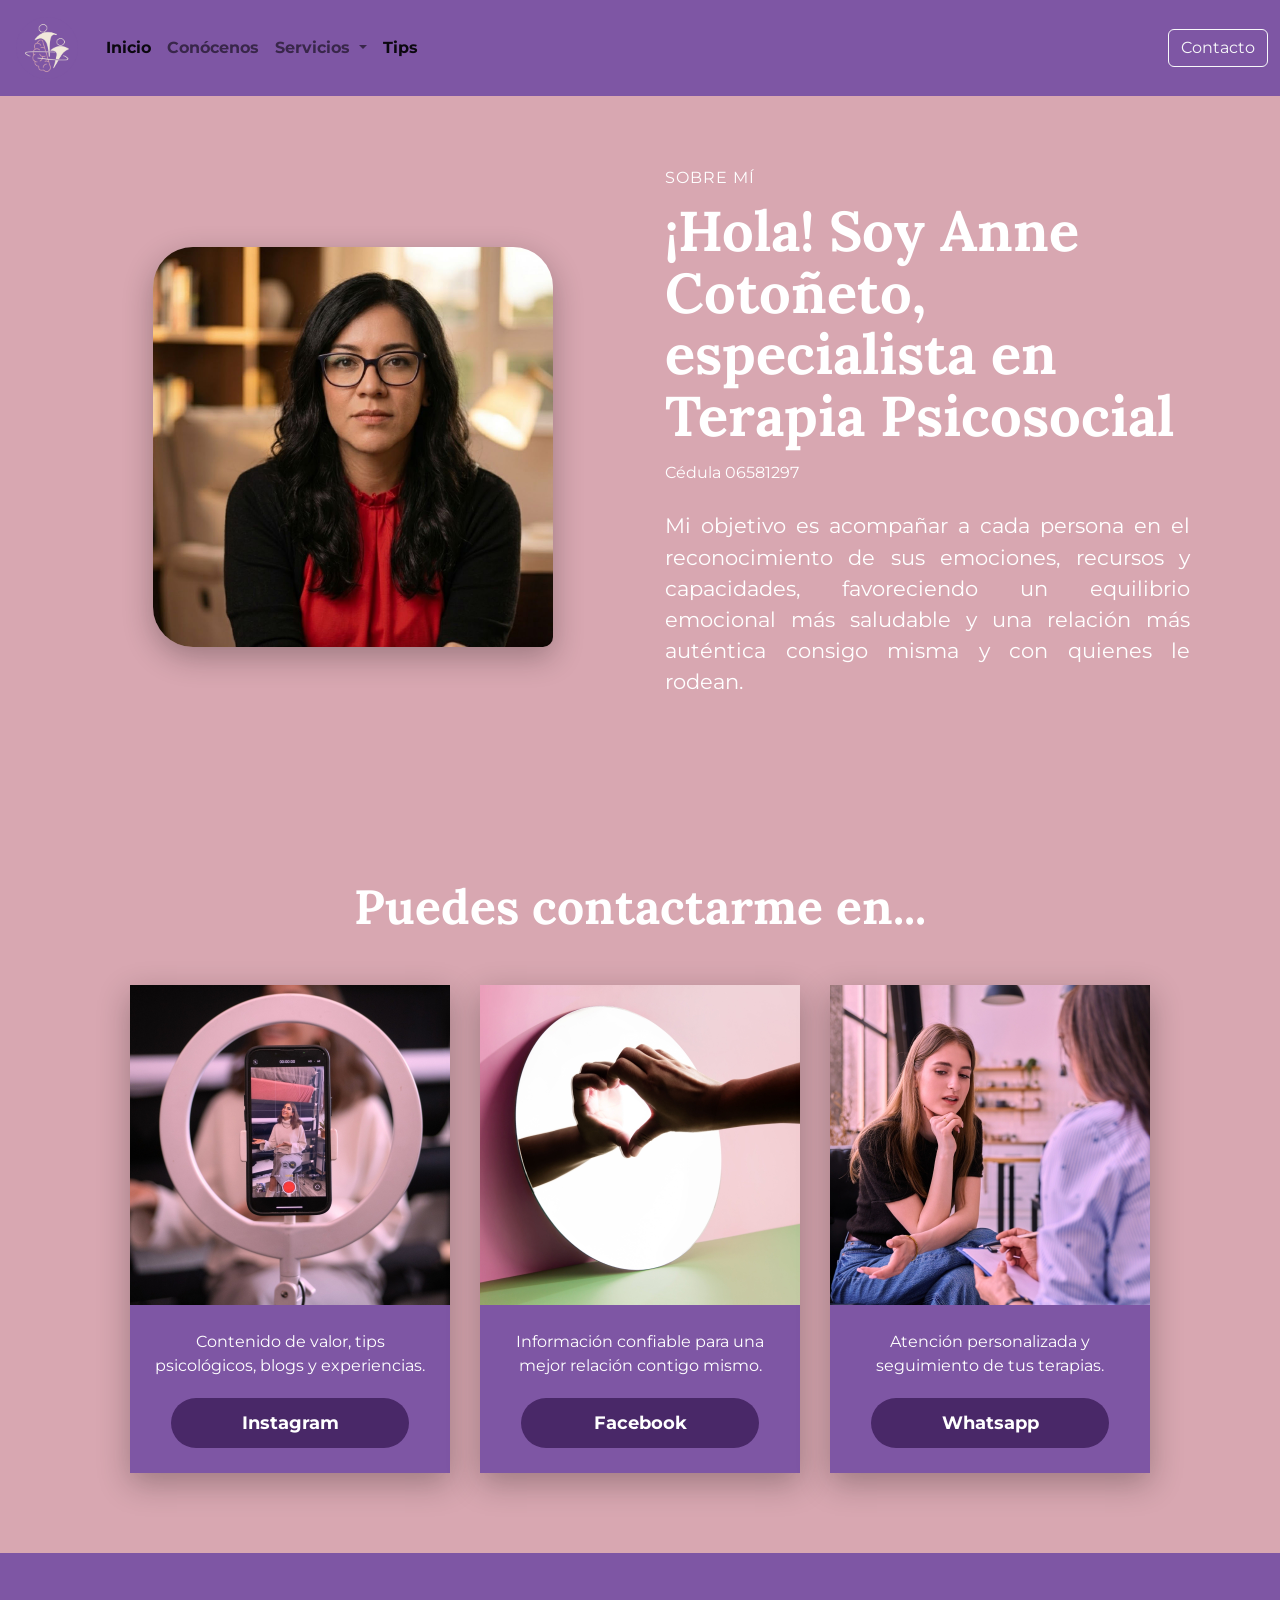
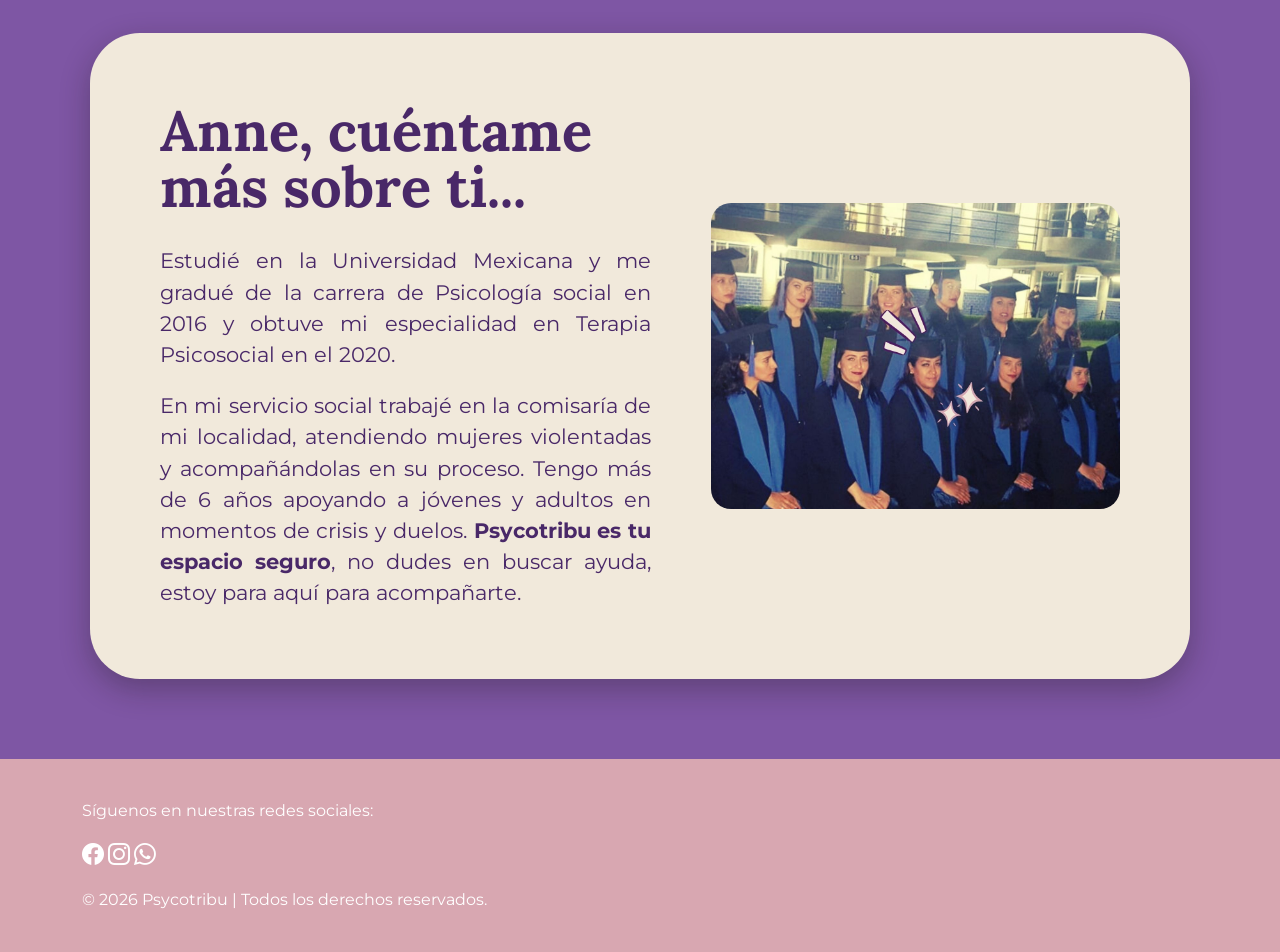
<file: conocenos.html>
<!DOCTYPE html>
<html lang="en">
<head>
    <meta charset="UTF-8">
    <meta name="viewport" content="width=device-width, initial-scale=1.0">
    <title>Psycotribu</title>
    <link rel="stylesheet" href="CSS/bootstrap.min.css">
    <link href="https://cdn.jsdelivr.net/npm/bootstrap-icons@1.11.3/font/bootstrap-icons.css" rel="stylesheet">
    <script src="JS/bootstrap.min.js"></script>

<!-- MI CSS -->
  <link rel="stylesheet" href="CSS/conocenos.styles.css">

</head>

<body>

<!--MENU DE NAVEGACION-->
    <nav class="navbar navbar-expand-lg montserrat-bold" style= "background-color: #7e56a4";>
        <div class="container-fluid">
          <a class="navbar-brand" href="index.html"> <img src="IMG/LOGOTIPO_PSYCOTRIBU.png" alt="Bootstrap" width="70" height="70"></a>
          <button class="navbar-toggler" type="button" data-bs-toggle="collapse" data-bs-target="#navbarSupportedContent" aria-controls="navbarSupportedContent" aria-expanded="false" aria-label="Toggle navigation">
            <span class="navbar-toggler-icon"></span>
          </button>
          <div class="collapse navbar-collapse" id="navbarSupportedContent">
            <ul class="navbar-nav me-auto mb-2 mb-lg-0">
              <li class="nav-item">
                <a class="nav-link active" aria-current="page" href="index.html">Inicio</a>
              </li>
              <li class="nav-item">
                <a class="nav-link" href="conocenos.html">Conócenos</a>
              </li>
              <li class="nav-item dropdown">
                <a class="nav-link dropdown-toggle" href="#" role="button" data-bs-toggle="dropdown" aria-expanded="false">
                  Servicios
                </a>
                <ul class="dropdown-menu">
                  <li><a class="dropdown-item" href="servicios.html">Ansiedad</a></li>
                  <li><a class="dropdown-item" href="servicios.html">Crisis y Duelos</a></li>
                  <li><hr class="dropdown-divider"></li>
                  <li><a class="dropdown-item" href="servicios.html#terapia-online">Terapia en linea</a></li>
                </ul>
              </li>
              <li class="nav-item">
                <a class="nav-link active" href="tips.html">Tips</a>
              </li>
            </ul>


<!-- Button trigger modal -->
<button type="button" class="btn btn-outline-light" data-bs-toggle="modal" data-bs-target="#exampleModal">Contacto
  
  </button>

<!-- Modal -->
<div class="modal fade" id="exampleModal" tabindex="-1" aria-labelledby="exampleModalLabel" aria-hidden="true">
  <div class="modal-dialog modal-dialog-centered"> <div class="modal-content contenedor-modal-contacto">
      
      <div class="modal-header border-0 pb-0">
        <h1 class="modal-title fs-3 fuente-bold titulo-modal" id="exampleModalLabel">¿Cómo contactarnos?</h1>
        <button type="button" class="btn-close" data-bs-dismiss="modal" aria-label="Close"></button>
      </div>
      
      <hr class="linea-separadora">

      <div class="modal-body montserrat d-flex flex-column gap-3 pt-0">
        
        <div class="d-flex align-items-center gap-3 item-contacto">
          <i class="bi bi-chat-left-text-fill icono-contacto"></i>
          <span>Gestiona tus consultas por:</span>
        </div>

        <div class="d-flex align-items-center gap-3 item-contacto">
          <i class="bi bi-envelope-fill icono-contacto"></i>
          <a class="text-decoration-none texto-enlace">psicos.anne@gmail.com</a>
        </div>

        <div class="d-flex align-items-center gap-3 item-contacto">
          <i class="bi bi-whatsapp icono-contacto"></i>
          <a href="https://wa.me/525516810543?text=Hola%20Anne,%20tengo%20dudas%20sobre%20mi%20acompañamiento" target="_blank" class="text-decoration-none texto-enlace">55-1681-0543</a>
        </div>

      </div>
      
      <div class="modal-footer border-0 pt-0">
        <button type="button" class="btn btn-danger btn-cerrar-modal montserrat" data-bs-dismiss="modal">Cerrar</button>
      </div>

          </div>
        </div>
      </nav>
 

<!-- PRESENTACION -->  
<section class="seccion-presentacion">
  <div class="container-presentacion">
    
    <div class="columna-foto">
      <img src="IMG/FOTO_ANNE.jpg" alt="psicologa" class="foto-perfil">
    </div>

    <div class="columna-texto">
      <span class="sobremi montserrat">Sobre Mí</span>
      
      <h2 class="titulo-nombre fuente-bold">¡Hola! Soy Anne Cotoñeto, especialista en Terapia Psicosocial</h2>
      <span class="cedula montserrat">Cédula 06581297</span>

      <p class="descripcion montserrat">
         Mi objetivo es acompañar a cada persona en el reconocimiento de sus emociones,
         recursos y capacidades, favoreciendo un equilibrio emocional más saludable y una
         relación más auténtica consigo misma y con quienes le rodean.
      </p>
    </div>

  </div>
</section>

 
<!-- CONTACTO -->

<section class="seccion-contacto">
  <h2 class="titulo-contacto fuente-bold">Puedes contactarme en...</h2>
  
  <div class="container-contacto">
    
    <div class="tarjeta-red">
      <div class="contenedor-foto">
        <img src="IMG/FOTO_INSTAGRAM.jpg" alt="Contenido en Instagram">
      </div>
      <div class="contenido-tarjeta">
        <p class="montserrat">Contenido de valor, tips psicológicos, blogs y experiencias.</p>
        <a href="https://www.instagram.com/psycotribu?igsh=MWc0OXpiZW85b2NyZw==" target="_blank" class="btn-red montserrat-bold">Instagram</a>
      </div>
    </div>

    <div class="tarjeta-red">
      <div class="contenedor-foto">
        <img src="IMG/FOTO_FACEBOOK.jpg" alt="Información en Facebook">
      </div>
      <div class="contenido-tarjeta">
        <p class="montserrat">Información confiable para una mejor relación contigo mismo.</p>
        <a href="https://www.facebook.com/share/1H2RqMe9A8/?mibextid=wwXIfr" target="_blank" class="btn-red montserrat-bold">Facebook</a>
      </div>
    </div>

    <div class="tarjeta-red">
      <div class="contenedor-foto">
        <img src="IMG/FOTO_WHATS.jpg" alt="Atención por Whatsapp">
      </div>
      <div class="contenido-tarjeta">
        <p class="montserrat">Atención personalizada y seguimiento de tus terapias.</p>
        <a href="https://wa.me/525516810543?text=Hola%20Anne,%20me%20gustaría%20iniciar%20mi%20acompañamiento" target="_blank" class="btn-red montserrat-bold">Whatsapp</a>
      </div>
    </div>

  </div>
</section>


<!-- CUENTAME MAS -->

<section class="seccion-historia">
  <div class="tarjeta-biografia">
    
    <div class="biografia-texto">
      <h2 class="titulo-historia fuente-bold">Anne, cuéntame más sobre ti...</h2>
      <p class="montserrat">
        Estudié en la Universidad Mexicana y me gradué de la carrera de Psicología social en 2016 y obtuve mi especialidad en Terapia Psicosocial en el 2020.
      </p>
      <p class="montserrat">
        En mi servicio social trabajé en la comisaría de mi localidad, atendiendo mujeres violentadas y acompañándolas en su proceso. Tengo más de 6 años apoyando a jóvenes y adultos en momentos de crisis y duelos. <strong>Psycotribu es tu espacio seguro</strong>, no dudes en buscar ayuda, estoy para aquí para acompañarte.
      </p>
    </div>

    <div class="biografia-foto">
      <img src="IMG/FOTO_UNI.jpg" alt="Graduación de Anne - Psycotribu">
    </div>

  </div>
</section>


<!-- PIE DE PAGINA -->

<footer class="footer">
  <div class="container">
    <p>Síguenos en nuestras redes sociales:</p>

    <div class="social-icons">
      <a href="https://www.facebook.com/share/1H2RqMe9A8/?mibextid=wwXIfr"><i class="bi bi-facebook"></i></a>
      <a href="https://www.instagram.com/psycotribu?igsh=MWc0OXpiZW85b2NyZw=="><i class="bi bi-instagram"></i></a>
      <a href="https://wa.me/525516810543?text=Hola%20Anne,%20me%20gustaría%20iniciar%20mi%20acompañamiento"><i class="bi bi-whatsapp"></i></a>
    </div>

  <p class="mt-3 mb-0">&copy; 2026 Psycotribu | Todos los derechos reservados.</p>  

  </div>
</footer>


      <script src="JS/bootstrap.bundle.min.js"></script>


</body>
</html>
</file>
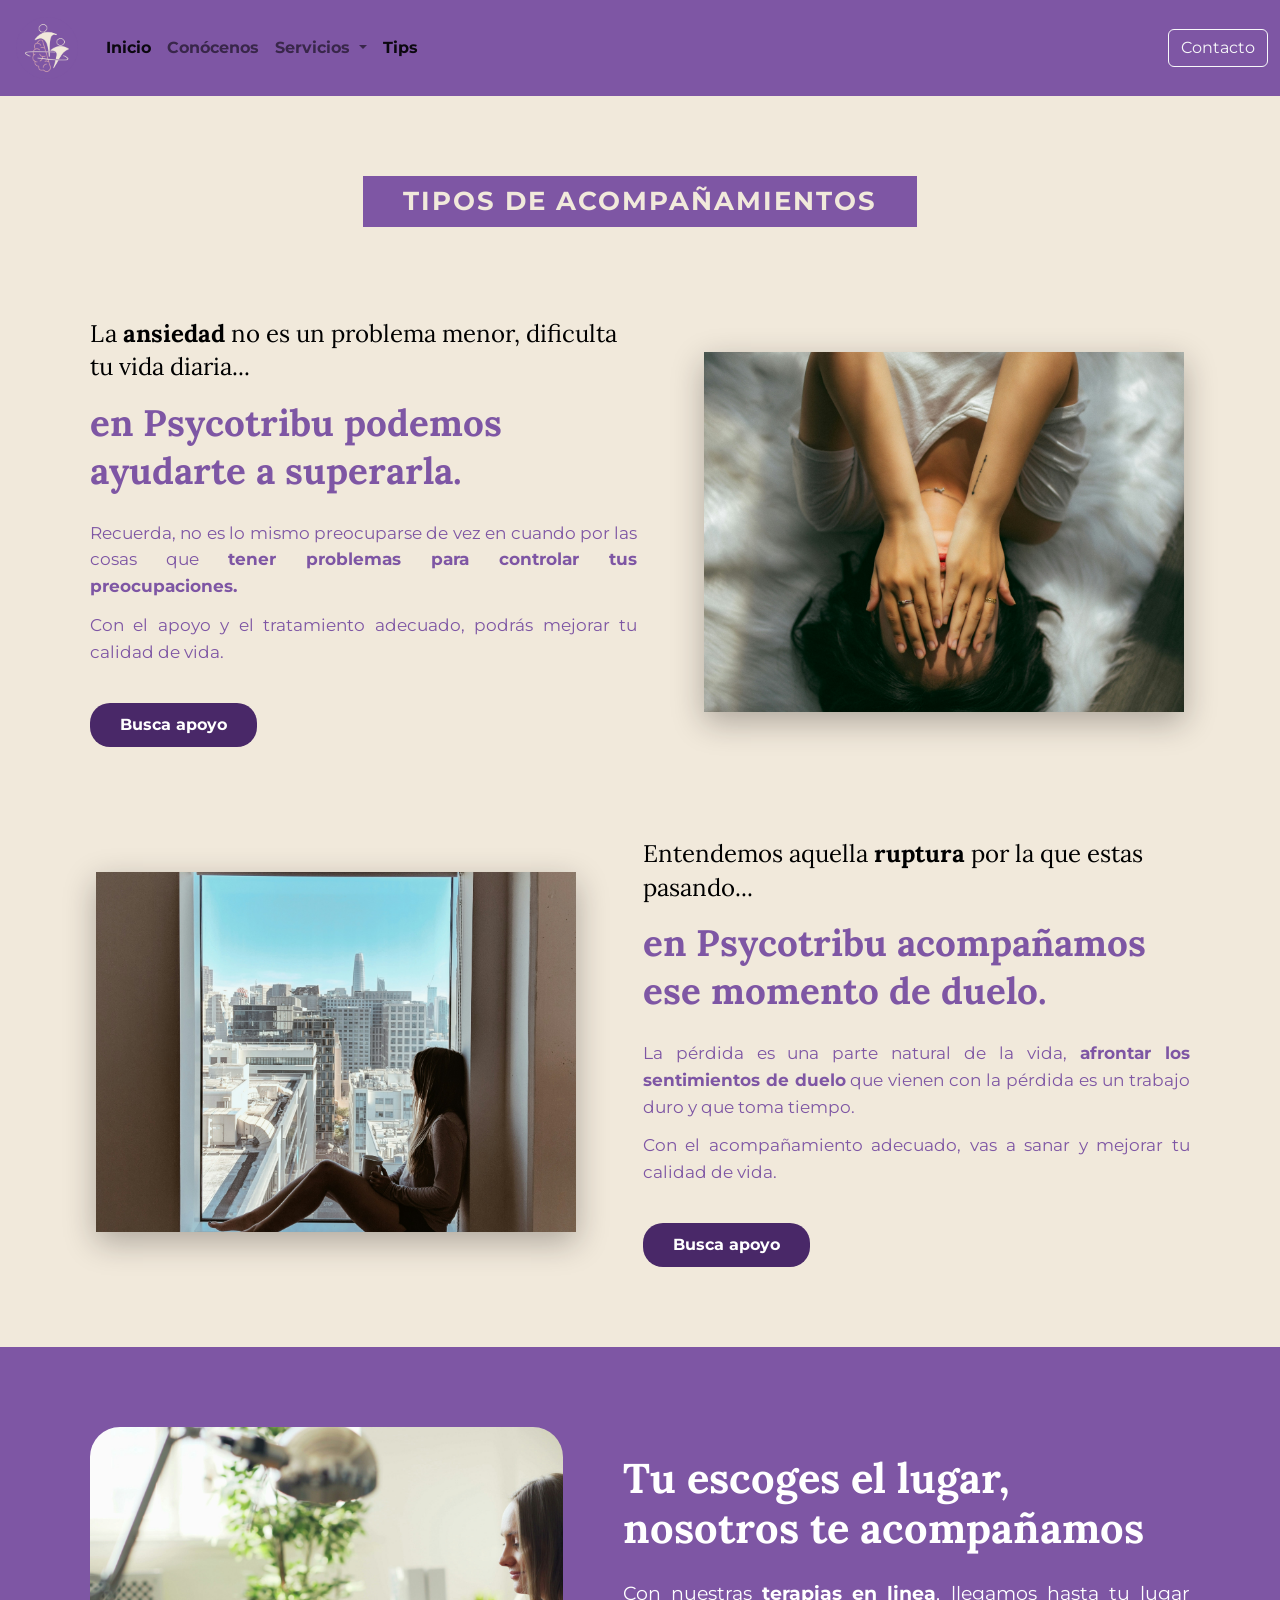
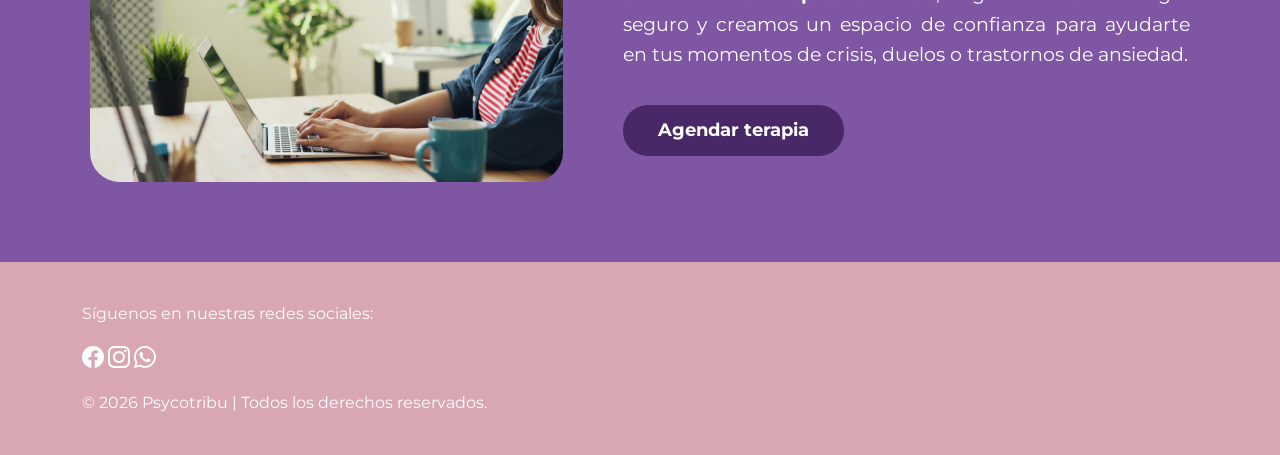
<file: servicios.html>
<!DOCTYPE html>
<html lang="en">
<head>
    <meta charset="UTF-8">
    <meta name="viewport" content="width=device-width, initial-scale=1.0">
    <title>Psycotribu</title>
    <link rel="stylesheet" href="CSS/bootstrap.min.css">
    <link href="https://cdn.jsdelivr.net/npm/bootstrap-icons@1.11.3/font/bootstrap-icons.css" rel="stylesheet">
    <script src="JS/bootstrap.min.js"></script>

<!-- MI CSS -->
  <link rel="stylesheet" href="CSS/servicios.styles.css">

</head>

<body>

<!--MENU DE NAVEGACION-->
    <nav class="navbar navbar-expand-lg montserrat-bold " style= "background-color: #7e56a4";>
        <div class="container-fluid">
          <a class="navbar-brand" href="index.html"> <img src="IMG/LOGOTIPO_PSYCOTRIBU.png" alt="Bootstrap" width="70" height="70"></a>
          <button class="navbar-toggler" type="button" data-bs-toggle="collapse" data-bs-target="#navbarSupportedContent" aria-controls="navbarSupportedContent" aria-expanded="false" aria-label="Toggle navigation">
            <span class="navbar-toggler-icon"></span>
          </button>
          <div class="collapse navbar-collapse" id="navbarSupportedContent">
            <ul class="navbar-nav me-auto mb-2 mb-lg-0">
              <li class="nav-item">
                <a class="nav-link active" aria-current="page" href="index.html">Inicio</a>
              </li>
              <li class="nav-item">
                <a class="nav-link" href="conocenos.html">Conócenos</a>
              </li>
              <li class="nav-item dropdown">
                <a class="nav-link dropdown-toggle" href="#" role="button" data-bs-toggle="dropdown" aria-expanded="false">
                  Servicios
                </a>
                <ul class="dropdown-menu">
                  <li><a class="dropdown-item" href="servicios.html">Ansiedad</a></li>
                  <li><a class="dropdown-item" href="servicios.html">Crisis y Duelos</a></li>
                  <li><hr class="dropdown-divider"></li>
                  <li><a class="dropdown-item" href="servicios.html#terapia-online">Terapia en linea</a></li>
                </ul>
              </li>
              <li class="nav-item">
                <a class="nav-link active" href="tips.html">Tips</a>
              </li>
            </ul>


<!-- Button trigger modal -->
  <button type="button" class="btn btn-outline-light" data-bs-toggle="modal" data-bs-target="#exampleModal">Contacto
  
  </button>

<!-- Modal -->
<div class="modal fade" id="exampleModal" tabindex="-1" aria-labelledby="exampleModalLabel" aria-hidden="true">
  <div class="modal-dialog modal-dialog-centered"> <div class="modal-content contenedor-modal-contacto">
      
      <div class="modal-header border-0 pb-0">
        <h1 class="modal-title fs-3 fuente-bold titulo-modal" id="exampleModalLabel">¿Cómo contactarnos?</h1>
        <button type="button" class="btn-close" data-bs-dismiss="modal" aria-label="Close"></button>
      </div>
      
      <hr class="linea-separadora">

      <div class="modal-body montserrat d-flex flex-column gap-3 pt-0">
        
        <div class="d-flex align-items-center gap-3 item-contacto">
          <i class="bi bi-chat-left-text-fill icono-contacto"></i>
          <span>Gestiona tus consultas por:</span>
        </div>

        <div class="d-flex align-items-center gap-3 item-contacto">
          <i class="bi bi-envelope-fill icono-contacto"></i>
          <a class="text-decoration-none texto-enlace">psicos.anne@gmail.com</a>
        </div>

        <div class="d-flex align-items-center gap-3 item-contacto">
          <i class="bi bi-whatsapp icono-contacto"></i>
          <a href="https://wa.me/525516810543?text=Hola%20Anne,%20tengo%20dudas%20sobre%20mi%20acompañamiento" target="_blank" class="text-decoration-none texto-enlace">55-1681-0543</a>
        </div>

      </div>
      
      <div class="modal-footer border-0 pt-0">
        <button type="button" class="btn btn-danger btn-cerrar-modal montserrat" data-bs-dismiss="modal">Cerrar</button>
      </div>

    </div>
  </div>
</div>

          </div>
        </div>
      </nav>


<!-- SECCION TIPOS DE ACOMPAÑAMIENTO -->

<section class="seccion-servicios">
  
  <div class="contenedor-titulo-servicios">
    <h2 class="badge-titulo montserrat-bold">Tipos de acompañamientos</h2>
  </div>

  <div class="container-servicios">

    <div class="row-servicio">
      <div class="columna-info">
        <p class="titulo-negro fuente">
          La <strong>ansiedad</strong> no es un problema menor, dificulta tu vida diaria...
        </p>
        <h2 class="titulo-morado fuente-bold">
          en Psycotribu podemos ayudarte a superarla.
        </h2>
        <p class="detalles montserrat">
            Recuerda, no es lo mismo preocuparse de vez en
            cuando por las cosas que <strong>tener problemas
            para controlar tus preocupaciones.</strong>
        </p>
        <p class="detalles montserrat">
          Con el apoyo y el tratamiento adecuado, podrás mejorar tu calidad de vida.
        </p>
        <a href="https://wa.me/525516810543?text=Hola%20Anne,%20quiero%20mejorar%20mi%20calidad%20de%20vida" class="btn-apoyo montserrat-bold">Busca apoyo</a>
      </div>
      <div class="columna-imagen">
        <img src="IMG/ANSIEDAD.jpeg" alt="Acompañamiento para la ansiedad">
      </div>
    </div>

    <div class="row-servicio fila-invertida">
      <div class="columna-info">
        <p class="titulo-negro fuente">
          Entendemos aquella <strong>ruptura</strong> por la que estas pasando...
        </p>
        <h3 class="titulo-morado fuente-bold">
          en Psycotribu acompañamos ese momento de duelo.
        </h3>
        <p class="detalles montserrat">
            La pérdida es una parte natural de la vida, <strong>afrontar
            los sentimientos de duelo</strong> que vienen con la pérdida
            es un trabajo duro y que toma tiempo.
        </p>
        <p class="detalles montserrat">
          Con el acompañamiento adecuado, vas a sanar y mejorar tu calidad de vida.
        </p>
        <a href="https://wa.me/525516810543?text=Hola%20Anne,%20quiero%20mejorar%20mi%20calidad%20de%20vida" class="btn-apoyo montserrat-bold">Busca apoyo</a>
      </div>
      <div class="columna-imagen">
        <img src="IMG/CRISIS_DUELO.jpeg" alt="Acompañamiento en momentos de duelo y ruptura">
      </div>
    </div>

  </div>
</section>      


<!-- SECCION TERAPIA EN LINEA -->

<section id="terapia-online" class="seccion-terapia-linea">
  <div class="container-terapia">
    
    <div class="columna-terapia-foto">
      <img src="IMG/TERAPIA_LINEA.jpeg" alt="Sesión de terapia en línea - Psycotribu">
    </div>

    <div class="columna-terapia-info">
      <h2 class="titulo-terapia fuente-bold">
        Tu escoges el lugar, nosotros te acompañamos
      </h2>
      
      <p class="descripcion-terapia montserrat">
        Con nuestras <strong>terapias en linea</strong>, llegamos
        hasta tu lugar seguro y creamos un
        espacio de confianza para ayudarte en tus
        momentos de crisis, duelos o trastornos de ansiedad.
      </p>
      
      <a href="https://wa.me/525516810543?text=Hola%20Anne,%20quiero%20mejorar%20mi%20calidad%20de%20vida" class="btn-agendar montserrat-bold">Agendar terapia</a>
    </div>

  </div>
</section>


<!-- PIE DE PAGINA -->

<footer class="footer">
  <div class="container">
    <p>Síguenos en nuestras redes sociales:</p>

    <div class="social-icons">
      <a href="https://www.facebook.com/share/1H2RqMe9A8/?mibextid=wwXIfr"><i class="bi bi-facebook"></i></a>
      <a href="https://www.instagram.com/psycotribu?igsh=MWc0OXpiZW85b2NyZw=="><i class="bi bi-instagram"></i></a>
      <a href="https://wa.me/525516810543?text=Hola%20Anne,%20me%20gustaría%20iniciar%20mi%20acompañamiento"><i class="bi bi-whatsapp"></i></a>
    </div>

  <p class="mt-3 mb-0">&copy; 2026 Psycotribu | Todos los derechos reservados.</p>  

  </div>
</footer>


      <script src="JS/bootstrap.bundle.min.js"></script>



 </body>
</html>
</file>
<file: CSS/conocenos.styles.css>
/* ===================================================
   CSS PARA LA PESTAÑA CONOCENOS
   =================================================== */


*{
  margin: 0;
  padding: 0;
  box-sizing: border-box;
}

body{
  overflow-x: hidden;
}

.row{
  margin-left: 0;
  margin-right: 0;
}

html {
  scroll-behavior: smooth; 
}

   /* FUENTES */

@font-face {
  font-family: 'LoraVariable' ;
  src: url('..//FONTS/Lora-VariableFont_wght.ttf');
  font-weight: 100 700;
  font-style: normal;
}

.fuente {
  font-family: LoraVariable;
  font-weight: 400;
}

.fuente-bold {
  font-family: 'LoraVariable';
  font-weight: 700;
}

@font-face {
  font-family: 'MontserratVariable';
  src: url('..//FONTS/Montserrat-VariableFont_wght.ttf');
  font-weight: 100 900;
  font-style: normal;
}

.montserrat {
  font-family: 'MontserratVariable';
  font-weight: 400
}

.montserrat-bold {
  font-family: 'MontserratVariable';
  font-weight: 700;
}



.seccion-presentacion {
  background-color: #d8a7b1; 
  padding: 70px 0;  
  display: flex;
  justify-content: center;
  align-items: center;
}

/* Contenedor principal que junta las dos columnas */
.container-presentacion {
  max-width: 1100px;
  width: 100%;
  display: flex;
  flex-direction: row;
  align-items: center;
  gap: 50px; /* Espacio de separación entre la foto y el texto */
}

/* --- COLUMNA DE LA FOTO --- */
.columna-foto {
  flex: 1; /* Toma el 50% del espacio */
  display: flex;
  justify-content: center;
}

.foto-perfil {
  width: 100%;
  max-width: 400px;
  aspect-ratio: 1 / 1;
  object-fit: cover;
  object-position: center top;
  
  /* Esquinas redondeadas */
  /* arriba-izquierda arriba-derecha abajo-derecha abajo-izquierda */
  border-radius: 40px 40px 10px 40px; 
  box-shadow: 0px 10px 30px rgba(27, 19, 19, 0.308); /* Sombra */
}

/* --- COLUMNA DEL TEXTO --- */
.columna-texto {
  flex: 1; /* Toma el otro 50% del espacio */
  display: flex;
  flex-direction: column;
}

.sobremi {
  font-size: 1rem;
  text-transform: uppercase;
  letter-spacing: 1px;
  color: #ffffff;
  margin-bottom: 10px;
}

.titulo-nombre {
  font-size: 3.5rem;
  color: #ffffff;
  line-height: 1.1;
  margin-bottom: 15px;
}

.cedula {
  font-size: 1rem;
  color: #ffffff;
  margin-bottom: 25px;
}

.descripcion {
  font-size: 1.3rem;
  line-height: 1.5;
  color: #ffffff; 
  margin-bottom: 30px;
  text-align: justify;
}


/* --- CONTACTO --- */
.seccion-contacto {
  background-color: #d8a7b1; /* Fondo rosa suave de tu mockup */
  padding: 80px 0;
  text-align: center;
}

.titulo-contacto {
  color: #ffffff;
  font-size: 3rem;
  margin-bottom: 50px;
}

/* Contenedor que alinea las 3 tarjetas de lado a lado */
.container-contacto {
  max-width: 1100px;
  width: 90%;
  margin: 0 auto;
  display: flex;
  flex-direction: row;
  justify-content: center;
  gap: 30px; /* Separación entre tarjetas */
  flex-wrap: wrap; /* Si la pantalla es pequeña, se acomodan hacia abajo */
}

/* --- ESTILO DE LA TARJETA --- */
.tarjeta-red {
  background-color: #7e56a4; 
  flex: 1;
  min-width: 280px;
  max-width: 320px;
  display: flex;
  flex-direction: column;
  box-shadow: 0px 10px 30px rgba(27, 19, 19, 0.308); /* Sombra */
}

/* Contenedor de la imagen para que sea cuadrada */
.contenedor-foto {
  width: 100%;
  aspect-ratio: 1 / 1; 
}

.contenedor-foto img {
  width: 100%;
  height: 100%;
  object-fit: cover;
}

/* Bloque inferior de texto y botón */
.contenido-tarjeta {
  padding: 25px 20px;
  display: flex;
  flex-direction: column;
  justify-content: space-between;
  align-items: center;
  flex-grow: 1; /* Hace que todos los bloques de texto midan lo mismo */
}

.contenido-tarjeta p {
  color: #ffffff;
  font-size: 1rem;
  line-height: 1.5;
  margin-bottom: 20px;
}

/* --- BOTONES DE REDES SOCIALES --- */
.btn-red {
  display: inline-block;
  background-color: #492868; 
  color: #ffffff;
  text-decoration: none;
  padding: 12px; /* Tamaño vertical del boton */
  width: 85%; /* Ancho proporcional al contenedor */
  border-radius: 25px; 
  font-size: 1.1rem;
  transition: background-color 0.4s ease, transform 0.5s ease;
}

/* Efecto Hover al pasar el mouse */
.btn-red:hover {
  background-color: #ffffff;
  color: #492868;
  transform: translateY(-3px); 
}


/*  SECCIÓN CUENTAME MAS */

.seccion-historia {
  background-color: #7e56a4;
  padding: 80px 0;
  display: flex;
  justify-content: center;
  align-items: center;
}

/* RECUADRO CENTRAL */
.tarjeta-biografia {
  background-color: #f1e9db;
  max-width: 1500px;
  width: 1100px;
  border-radius: 50px;
  padding: 70px;
  display: flex;
  flex-direction: row;
  align-items: center;
  gap: 60px; 
  box-shadow: 0px 10px 30px rgba(27, 19, 19, 0.308); /* Sombra */
}

/* --- BLOQUE DE TEXTO --- */
.biografia-texto {
  flex: 1.2; /* Le da un poco más de espacio al texto que a la foto */
  display: flex;
  flex-direction: column;
}

.titulo-historia {
  color: #492868;
  font-size: 3.5rem;
  line-height: 1;
  margin-bottom: 30px;
}

.biografia-texto p {
  color: #492868; 
  font-size: 1.3rem;
  line-height: 1.5;
  margin-bottom: 20px;
  text-align: justify;
}

.biografia-texto p:last-child {
  margin-bottom: 0; /* Quita el margen del último párrafo */
}

/* --- BLOQUE DE LA FOTO --- */
.biografia-foto {
  flex: 1;
  display: flex;
  justify-content: center;
}

.biografia-foto img {
  width: 100%;
  max-width: 550px;
  height: auto;
  aspect-ratio: 4 / 3; /* Mantiene la proporción horizontal de la foto de grupo */
  object-fit: cover;
  border-radius: 20px; /* Esquinas redondeadas de la imagen */
}

/* --- RESPONSIVO (PARA CELULARES) --- */
@media (max-width: 768px) {
  .tarjeta-biografia {
    flex-direction: column; /* Apila el texto arriba y la foto abajo */
    padding: 40px 25px;
    gap: 35px;
  }
}


/* ==== PIE DE PAGINA ====*/

.footer {
  background-color: #D8A7B1;
  color: white;
  padding: 40px 0;
  font-family: 'MontserratVariable';
}

.footer a {
  color: white;
  font-size: 22px;
  transition: all 0.3s ease;
}

.footer a:hover {
  color: #0b93ee;
  transform: scale(1.2);
}


/* --- PERSONALIZACIÓN DEL MODAL --- */

/* Contenedor general del modal */
.contenedor-modal-contacto {
  border-radius: 30px !important;
  padding: 20px;
  border: none !important;
}

/* Título principal */
.titulo-modal {
  color: #492868; 
}

/* Línea debajo del título */
.linea-separadora {
  border: 0;
  border-top: 1px solid #5f5f5f;
  margin: 15px 20px;
}

/* Estilos de los renglones */
.item-contacto {
  color: #492868;
  font-size: 1.3rem;
}

/* Los enlaces de correo y teléfono */
.texto-enlace {
  color: #492868;
}

.texto-enlace:hover {
  opacity: 0.8;
}

/* LOS ICONOS REDONDOS MORADOS */
.icono-contacto {
  color: #7e56a4; 
  font-size: 1.7rem; /* Tamaño del icono */
  display: inline-flex;
  align-items: center;
  justify-content: center;
}

/* BOTÓN CERRAR ROJO */
.btn-cerrar-modal {
  background-color: #ff3b30; 
  border: none !important;
  border-radius: 12px !important; 
  padding: 10px 25px !important;
  font-size: 1rem;
}

.btn-cerrar-modal:hover {
  background-color: #ce2c23 !important;
}
</file>
<file: CSS/servicios.styles.css>
/* ===================================================
   CSS PARA LA PESTAÑA SERVICIOS
   =================================================== */


*{
  margin: 0;
  padding: 0;
  box-sizing: border-box;
}

body{
  overflow-x: hidden;
}

.row{
  margin-left: 0;
  margin-right: 0;
}

html {
  scroll-behavior: smooth; 
}

   /* FUENTES */

@font-face {
  font-family: 'LoraVariable' ;
  src: url('..//FONTS/Lora-VariableFont_wght.ttf');
  font-weight: 100 700;
  font-style: normal;
}

.fuente {
  font-family: LoraVariable;
  font-weight: 400;
}

.fuente-bold {
  font-family: 'LoraVariable';
  font-weight: 700;
}

@font-face {
  font-family: 'MontserratVariable';
  src: url('..//FONTS/Montserrat-VariableFont_wght.ttf');
  font-weight: 100 900;
  font-style: normal;
}

.montserrat {
  font-family: 'MontserratVariable';
  font-weight: 400
}

.montserrat-bold {
  font-family: 'MontserratVariable';
  font-weight: 700;
}




/* --- PERSONALIZACIÓN DEL MODAL --- */

/* Contenedor general del modal */
.contenedor-modal-contacto {
  border-radius: 30px !important;
  padding: 20px;
  border: none !important;
}

/* Título principal */
.titulo-modal {
  color: #492868; 
}

/* Línea debajo del título */
.linea-separadora {
  border: 0;
  border-top: 1px solid #5f5f5f;
  margin: 15px 20px;
}

/* Estilos de los renglones */
.item-contacto {
  color: #492868;
  font-size: 1.3rem;
}

/* Los enlaces de correo y teléfono */
.texto-enlace {
  color: #492868;
}

.texto-enlace:hover {
  opacity: 0.8;
}

/* LOS ICONOS REDONDOS MORADOS */
.icono-contacto {
  color: #7e56a4; 
  font-size: 1.7rem; /* Tamaño del icono */
  display: inline-flex;
  align-items: center;
  justify-content: center;
}

/* BOTÓN CERRAR ROJO */
.btn-cerrar-modal {
  background-color: #ff3b30; 
  border: none !important;
  border-radius: 12px !important; /* Esquinas del botón */
  padding: 10px 25px !important;
  font-size: 1rem;
}

.btn-cerrar-modal:hover {
  background-color: #ce2c23 !important;
}




/* --- SECCION TIPOS DE ACOMPAÑAMIENTOS --- */
.seccion-servicios {
  background-color: #f1e9db; 
  padding: 80px 0;
}

/* Contenedor del título subrayado" */
.contenedor-titulo-servicios {
  display: flex;
  justify-content: center;
  margin-bottom: 90px;
}

.badge-titulo {
  background-color: #7e56a4;
  color: #f1e9db;
  font-size: 1.6rem;
  text-transform: uppercase;
  padding: 10px 40px;
  letter-spacing: 2px;
  display: inline-block;
  margin: 0;
}

/* Contenedor general */
.container-servicios {
  max-width: 1100px;
  width: 90%;
  margin: 0 auto;
  display: flex;
  flex-direction: column;
  gap: 90px; /* Separación amplia entre cada servicio */
}

/* CADA FILA DE SERVICIO */
.row-servicio {
  display: flex;
  flex-direction: row; /* Texto izquierda, imagen derecha */
  align-items: center;
  gap: 60px;
}

/* Invierte el orden solo para las filas con esta clase */
.row-servicio.fila-invertida {
  flex-direction: row-reverse; /* Imagen izquierda, texto derecha */
}

/* COLUMNAS */
.columna-info {
  flex: 1;
  display: flex;
  flex-direction: column;
  align-items: flex-start; /* Alinea los textos y el botón a la izquierda */
  text-align: justify; /* Justificado */
  align-items: flex-start;
}

.columna-imagen {
  flex: 0.9;
  display: flex;
  justify-content: center;
}

.columna-imagen img {
  width: 100%;
  max-width: 480px;
  height: auto;
  aspect-ratio: 4 / 3;
  object-fit: cover;
  box-shadow: 0px 10px 30px rgba(27, 19, 19, 0.308); /* Sombra */
}

/* --- ESTILOS DE TEXTO --- */
.titulo-negro {
  font-size: 1.5rem;
  color: #000000;
  line-height: 1.4;
  margin-bottom: 15px;
  text-align: left;
}

.titulo-morado {
  color: #7e56a4; /* Morado para el texto principal */
  font-size: 2.3rem;
  line-height: 1.3;
  margin-bottom: 25px;
  text-align: left;
}

.detalles {
  color: #7e56a4;
  font-size: 1.05rem;
  line-height: 1.6;
  margin-bottom: 12px;
  text-align: justify;
  text-justify: inter-word;
}

/* --- BOTÓN BUSCA APOYO --- */
.btn-apoyo {
  display: inline-block;
  background-color: #492868; 
  color: #ffffff;
  text-decoration: none;
  padding: 10px 30px;
  border-radius: 20px; 
  font-size: 1rem;
  margin-top: 25px;
  transition: all 0.4s ease;
}

.btn-apoyo:hover {
  background-color: #ffffff;
  color: #492868;
  transform: translateY(-5px);
}

/* --- RESPONSIVO PARA CELULARES --- */
@media (max-width: 768px) {
  .row-servicio, 
  .row-servicio.fila-invertida {
    flex-direction: column-reverse; /* En móvil, la imagen siempre queda arriba del texto */
    gap: 30px;
  }
  
  .columna-info {
    align-items: center; /* Centra el botón en móvil */
    text-align: justify;
  }
  
  .llamado-atencion {
    font-size: 1.4rem;
    text-align: center;
  }
}



/* --- SECCION TERAPIA EN LÍNEA --- */
.seccion-terapia-linea {
  background-color: #7e56a4;
  padding: 80px 0;
  display: flex;
  justify-content: center;
}

/* Contenedor principal alineado con Flexbox */
.container-terapia {
  max-width: 1100px;
  width: 90%;
  display: flex;
  flex-direction: row;
  align-items: center;
  gap: 60px; 
}

/* Bloque de la Imagen */
.columna-terapia-foto {
  flex: 1;
  display: flex;
  justify-content: center;
}

.columna-terapia-foto img {
  width: 100%;
  max-width: 500px;
  height: auto;
  aspect-ratio: 4 / 3; /* Proporción horizontal fija */
  object-fit: cover;
  border-radius: 30px;
}

/* Bloque de Información */
.columna-terapia-info {
  flex: 1.2;
  display: flex;
  flex-direction: column;
  align-items: flex-start; 
}

.titulo-terapia {
  color: #ffffff; 
  font-size: 2.6rem;
  line-height: 1.2;
  margin-bottom: 25px;
  text-align: left; /* Alineado a la izquierda */
}

.descripcion-terapia {
  color: #ffffff; 
  font-size: 1.2rem;
  line-height: 1.6;
  margin-bottom: 35px;
  text-align: justify; 
}

/* --- BOTÓN AGENDAR TERAPIA --- */
.btn-agendar {
  display: inline-block;
  background-color: #492868; 
  color: #ffffff;
  text-decoration: none;
  padding: 12px 35px;
  border-radius: 25px; 
  font-size: 1.1rem;
  transition: all 0.4s ease;
}

.btn-agendar:hover {
  background-color: #ffffff;
  color: #492868;
  transform: translateY(-5px);
}

/* --- RESPONSIVO (MÓVIL) --- */
@media (max-width: 768px) {
  .container-terapia {
    flex-direction: column; /* Apila los elementos en vertical */
    gap: 40px;
  }

  .columna-terapia-info {
    align-items: center; /* Centra el contenido en pantallas de celular */
  }

  .titulo-terapia {
    font-size: 2rem;
    text-align: center;
  }

  .descripcion-terapia {
    font-size: 1rem;
    text-align: justify;
  }
}


/* ==== PIE DE PAGINA ====*/

.footer {
  background-color: #D8A7B1;
  color: white;
  padding: 40px 0;
  font-family: 'MontserratVariable';
}

.footer a {
  color: white;
  font-size: 22px;
  transition: all 0.3s ease;
}

.footer a:hover {
  color: #0b93ee;
  transform: scale(1.2);
}
</file>
